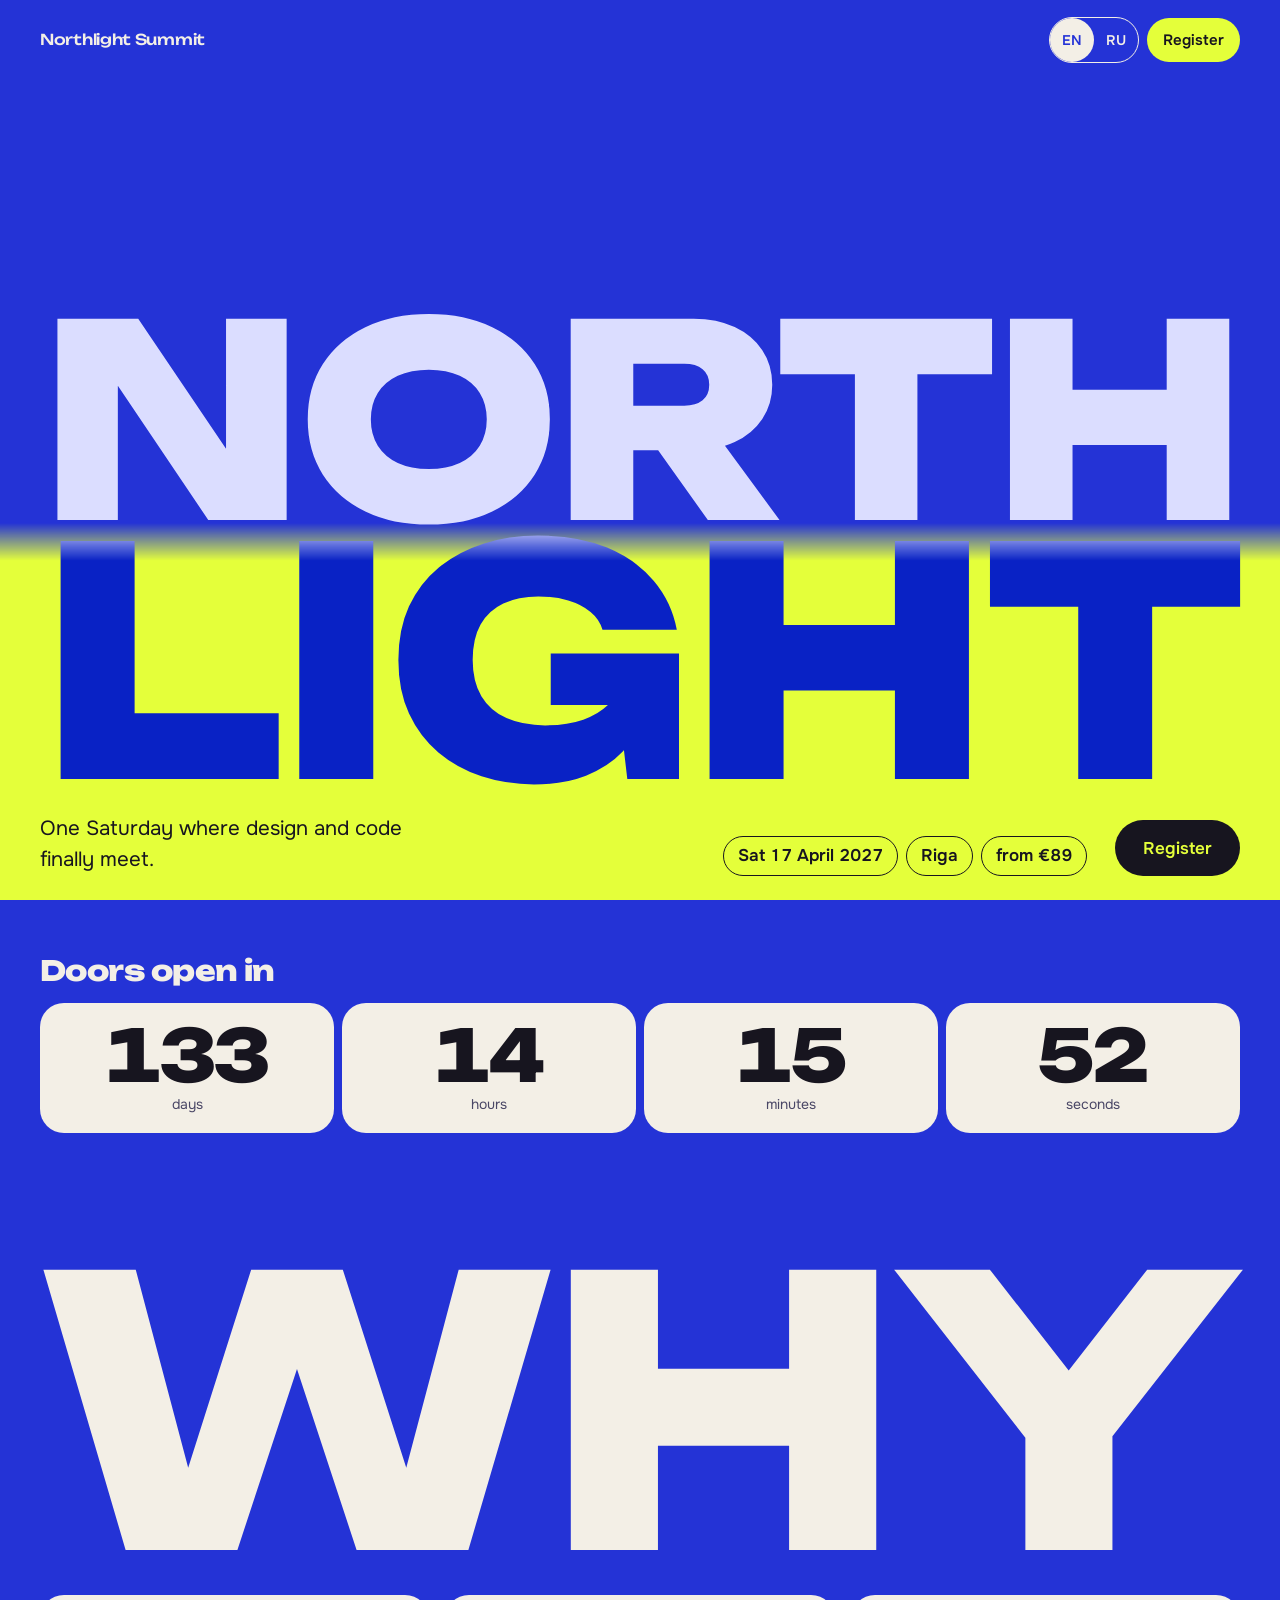
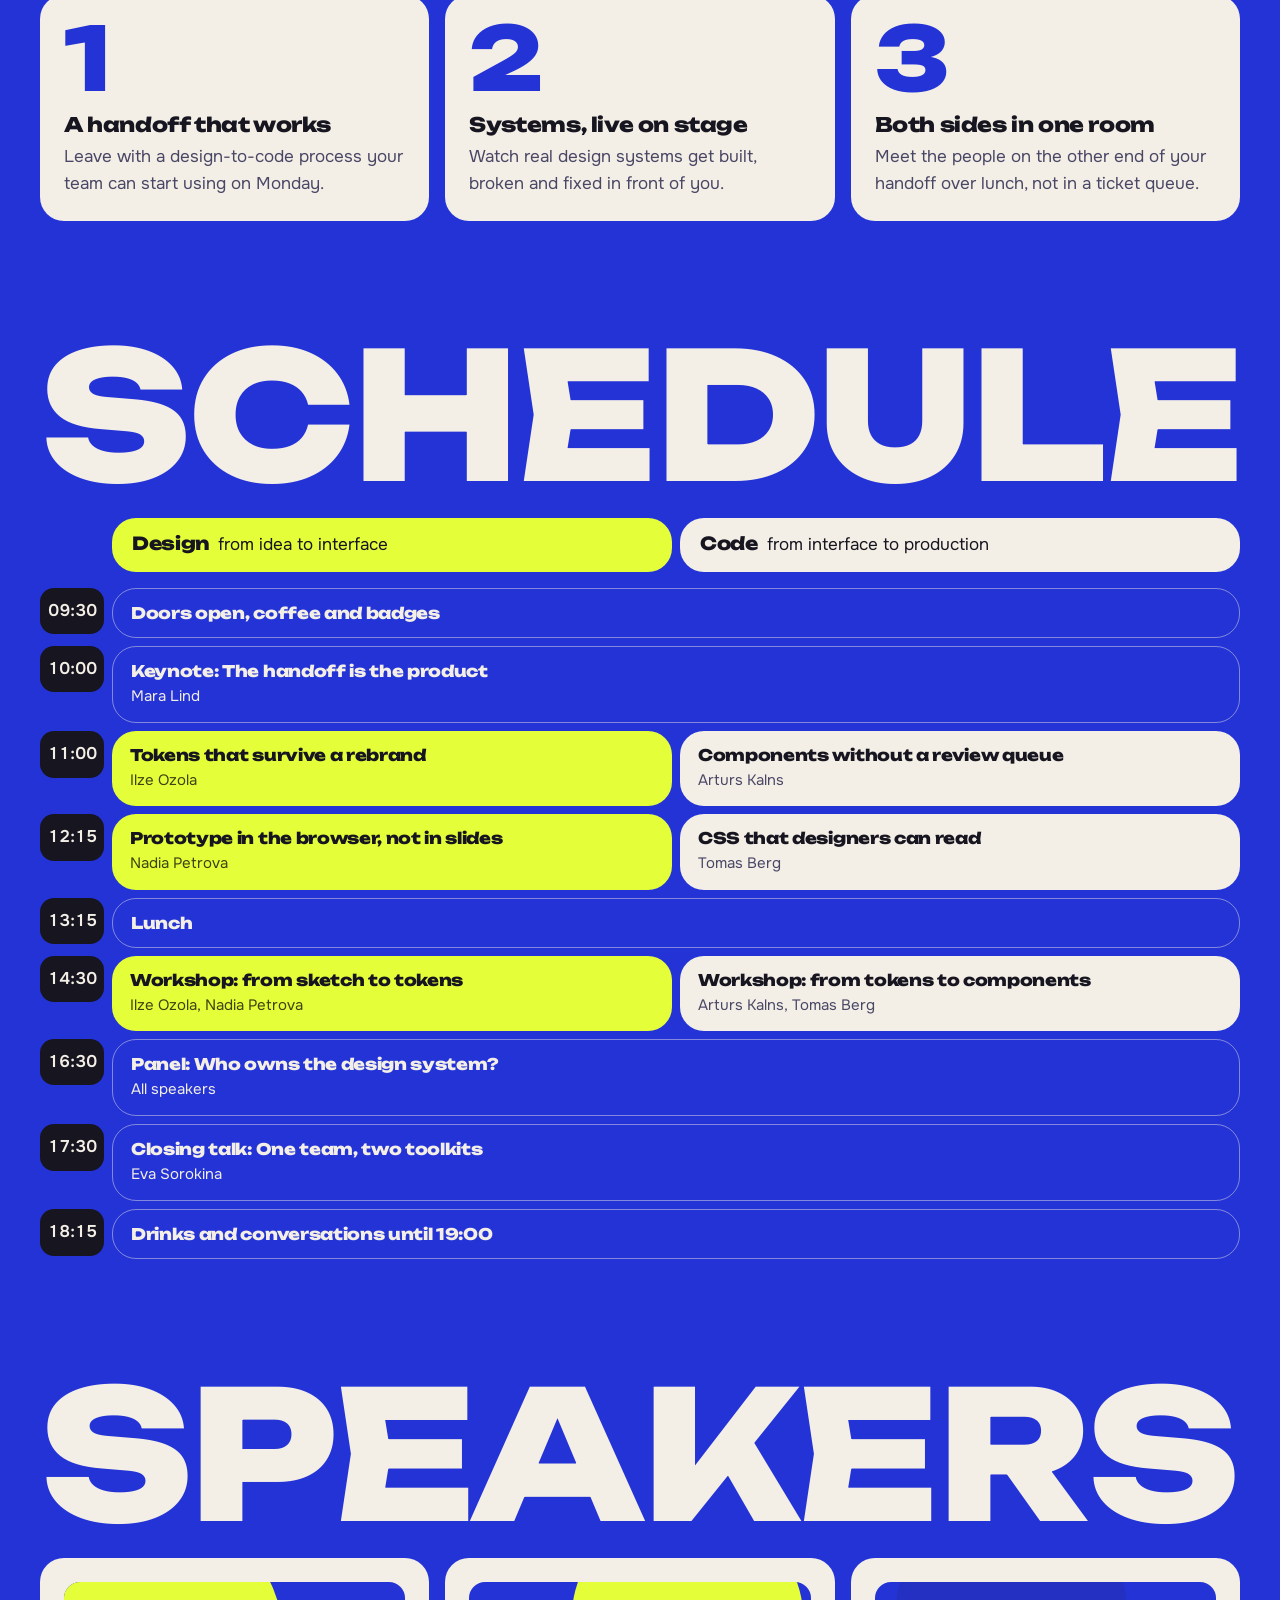
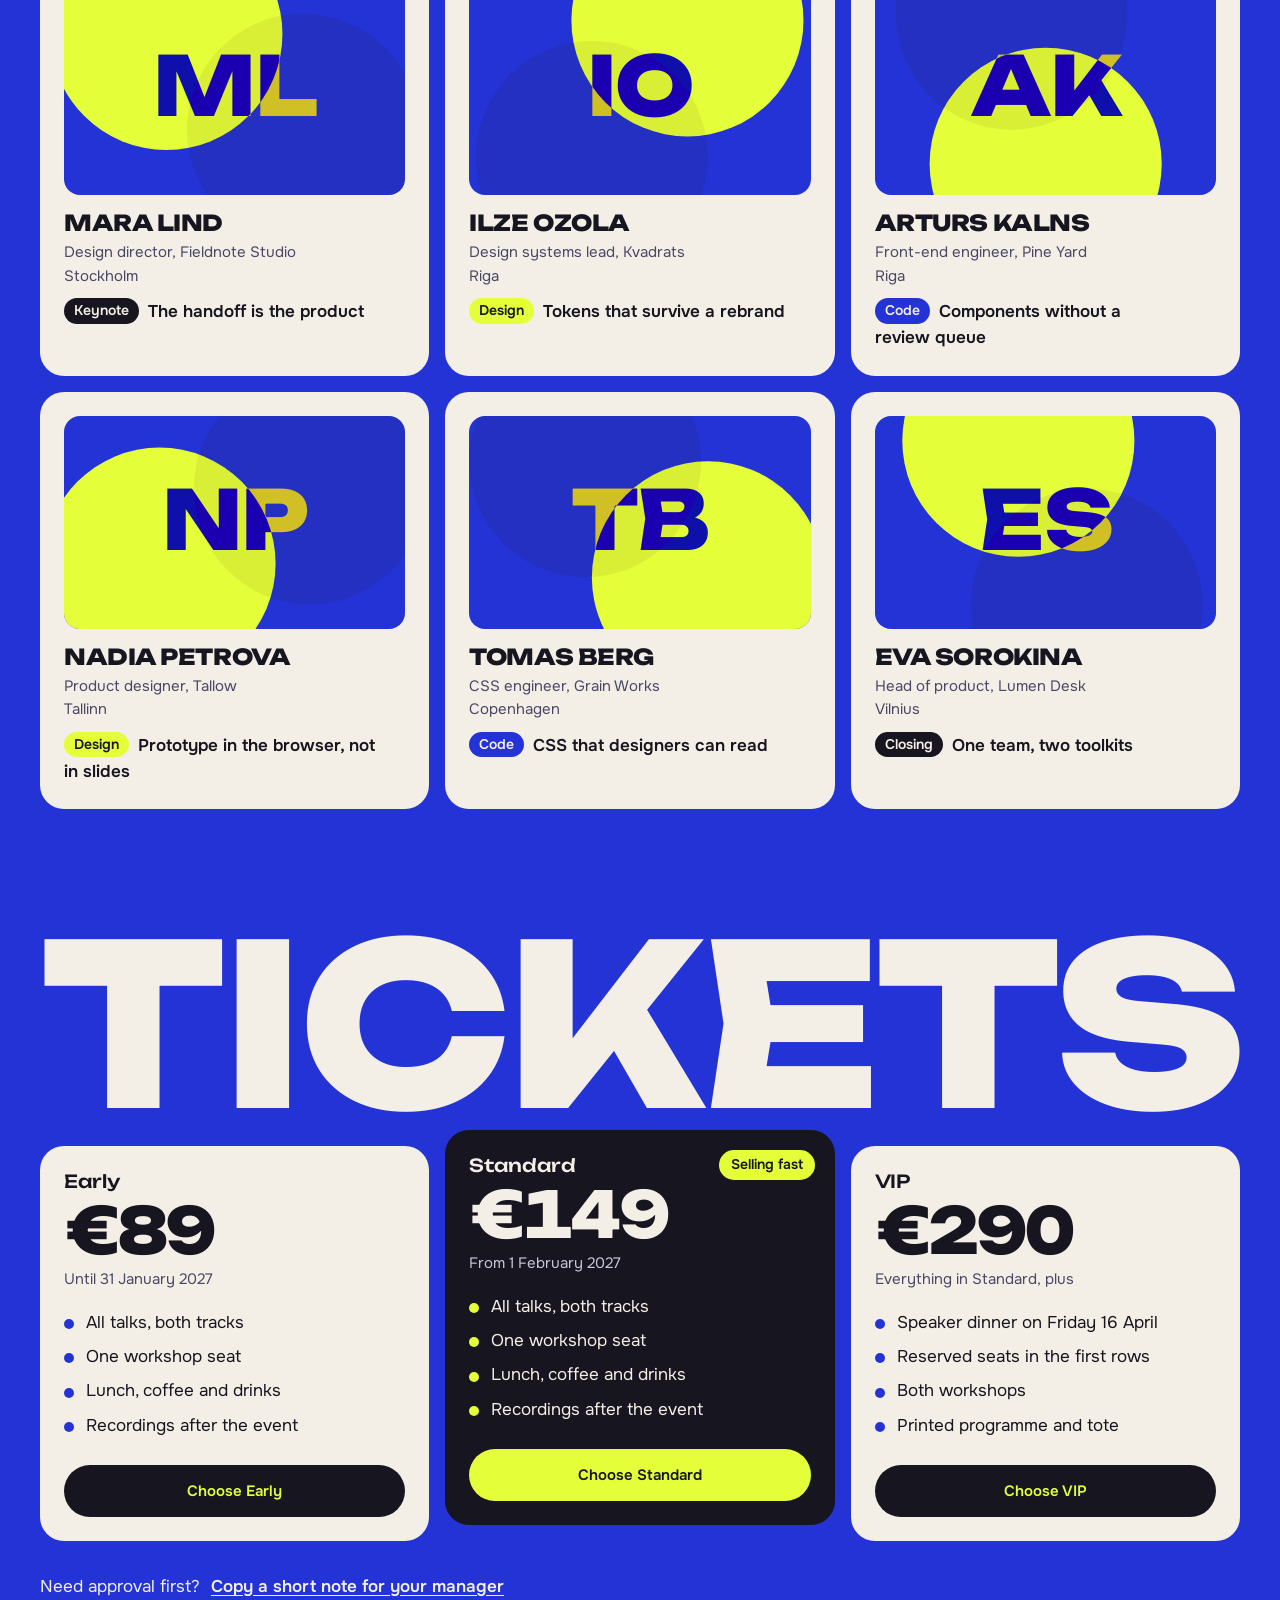
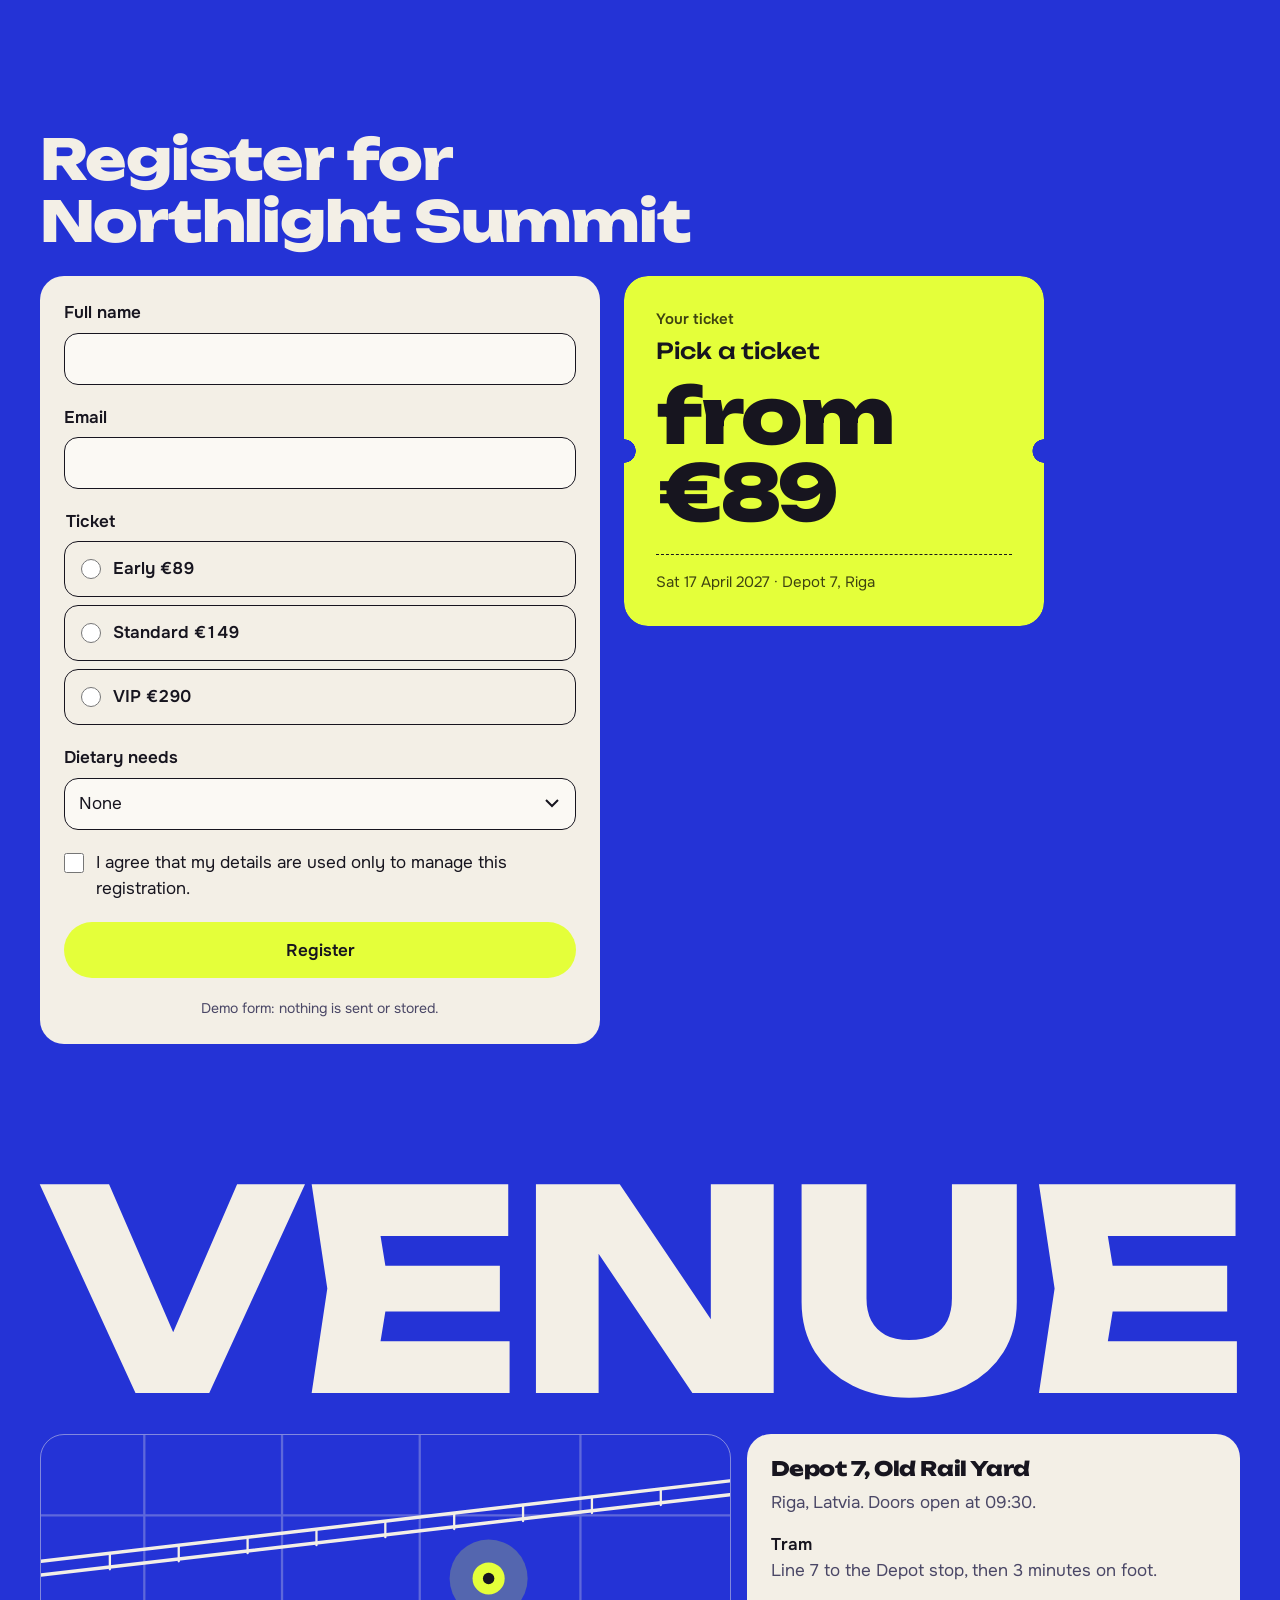
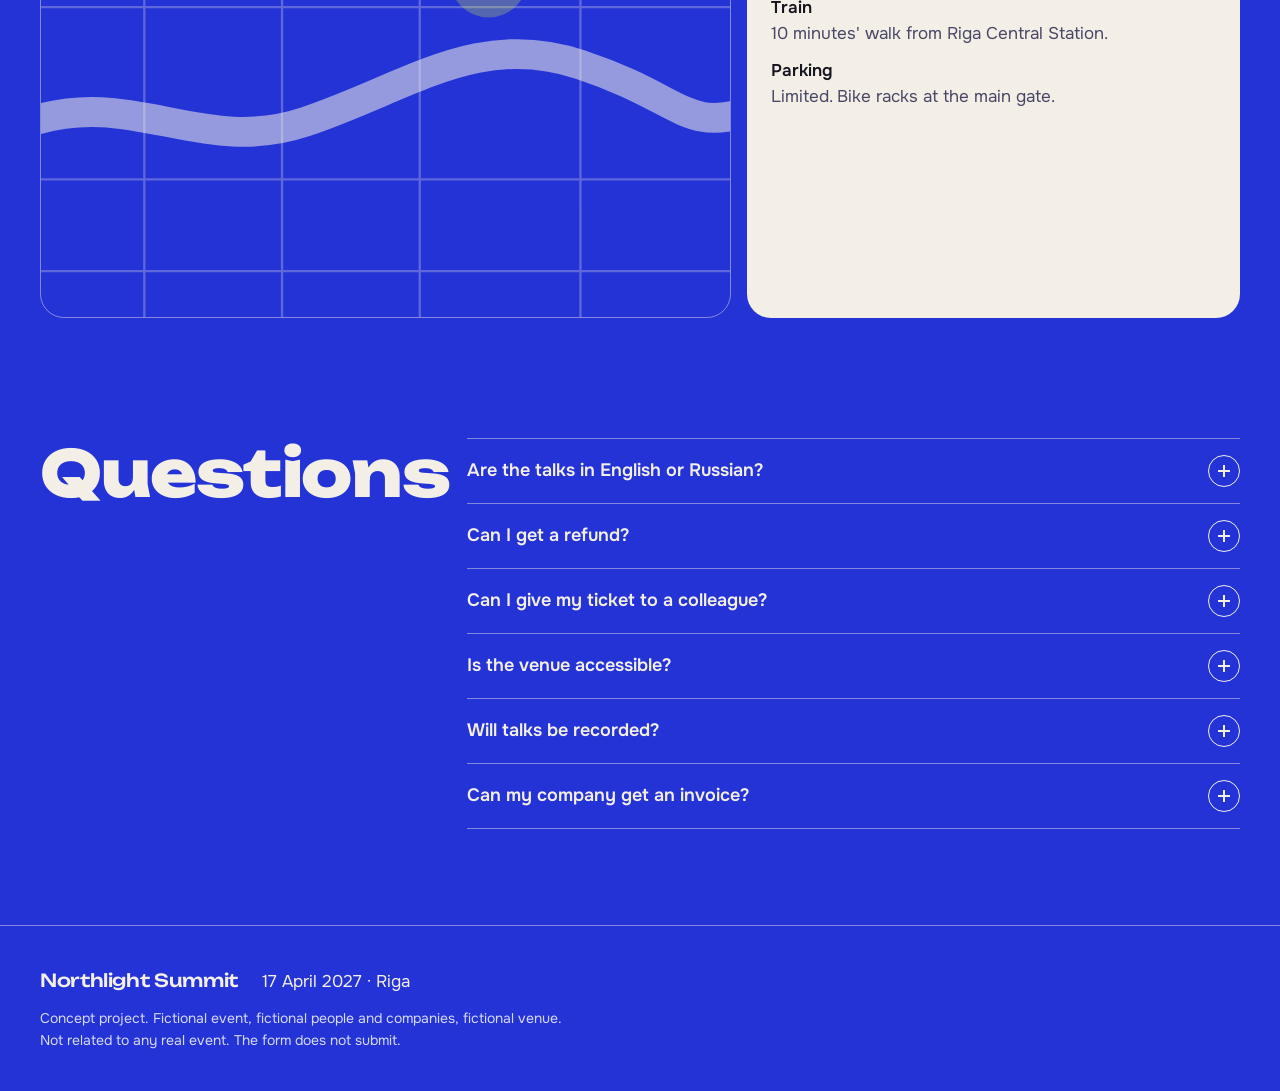
<file: index.html>
<!doctype html>
<html lang="en">
<head>
<meta charset="utf-8">
<meta name="viewport" content="width=device-width, initial-scale=1">
<title>Northlight Summit 2027 · Design + Code · Riga, 17 April</title>
<meta name="description" content="A one-day design and code conference in Riga. Two tracks, six speakers, one Saturday. Concept project.">
<meta name="theme-color" content="#2433D6">
<meta property="og:title" content="Northlight Summit 2027">
<meta property="og:description" content="One Saturday where design and code finally meet. Riga, 17 April 2027.">
<meta property="og:type" content="website">
<meta property="og:url" content="https://kylesson.github.io/northlight-summit/">
<meta property="og:image" content="https://kylesson.github.io/northlight-summit/og.jpg">
<meta property="og:image:width" content="1200">
<meta property="og:image:height" content="630">
<meta name="twitter:card" content="summary_large_image">
<link rel="canonical" href="https://kylesson.github.io/northlight-summit/">
<link rel="icon" href="favicon.svg" type="image/svg+xml">
<link rel="preload" href="fonts/unbounded-800.woff2" as="font" type="font/woff2" crossorigin>
<link rel="stylesheet" href="style.css">
</head>
<body>
<a class="skip" href="#register" data-i18n="skip">Skip to registration</a>

<header class="bar">
  <a class="mark" href="#top" aria-label="Northlight Summit, back to top">Northlight<span> Summit</span></a>
  <div class="lang" role="group" aria-label="Language">
    <button type="button" data-lang="en" aria-pressed="true">EN</button>
    <button type="button" data-lang="ru" aria-pressed="false">RU</button>
  </div>
  <a class="btn btn-acid" href="#register" data-i18n="register">Register</a>
</header>

<main id="top">
  <section class="hero" aria-labelledby="h1">
    <div class="hero-field" aria-hidden="true"></div>
    <h1 class="hero-title" id="h1"><span class="fit">NORTH</span><span class="fit">LIGHT</span><span class="sr"> Summit 2027</span></h1>
    <div class="hero-foot">
      <p class="promise" data-i18n="promise">One Saturday where design and code finally meet.</p>
      <ul class="chips">
        <li data-i18n="chipDate">Sat 17 April 2027</li>
        <li data-i18n="chipCity">Riga</li>
        <li data-i18n="chipFrom">from €89</li>
      </ul>
      <a class="btn btn-ink btn-lg" href="#register" data-i18n="register">Register</a>
    </div>
  </section>

  <section class="count" aria-labelledby="count-h">
    <h2 class="count-h" id="count-h" data-i18n="countH">Doors open in</h2>
    <div class="tiles" aria-hidden="true">
      <div class="tile"><b data-u="d">--</b><span data-u-l="d">days</span></div>
      <div class="tile"><b data-u="h">--</b><span data-u-l="h">hours</span></div>
      <div class="tile"><b data-u="m">--</b><span data-u-l="m">minutes</span></div>
      <div class="tile"><b data-u="s">--</b><span data-u-l="s">seconds</span></div>
    </div>
    <p class="sr" aria-live="polite" id="count-live"></p>
    <p class="count-end" hidden data-i18n="countEnd">This edition has ended. See you next year.</p>
  </section>

  <section class="sec" id="why" aria-labelledby="why-h">
    <h2 class="word" id="why-h"><span class="fit" data-i18n="whyW">WHY</span></h2>
    <ol class="outcomes">
      <li class="panel"><span class="num" aria-hidden="true">1</span>
        <h3 data-i18n="o1h">A handoff that works</h3>
        <p data-i18n="o1p">Leave with a design-to-code process your team can start using on Monday.</p></li>
      <li class="panel"><span class="num" aria-hidden="true">2</span>
        <h3 data-i18n="o2h">Systems, live on stage</h3>
        <p data-i18n="o2p">Watch real design systems get built, broken and fixed in front of you.</p></li>
      <li class="panel"><span class="num" aria-hidden="true">3</span>
        <h3 data-i18n="o3h">Both sides in one room</h3>
        <p data-i18n="o3p">Meet the people on the other end of your handoff over lunch, not in a ticket queue.</p></li>
    </ol>
  </section>

  <section class="sec" id="schedule" aria-labelledby="sch-h">
    <h2 class="word" id="sch-h"><span class="fit" data-i18n="schW">SCHEDULE</span></h2>
    <div class="tracks">
      <p class="track track-d"><b data-i18n="tdName">Design</b> <span data-i18n="tdLine">from idea to interface</span></p>
      <p class="track track-c"><b data-i18n="tcName">Code</b> <span data-i18n="tcLine">from interface to production</span></p>
    </div>
    <div class="tabs" role="tablist" aria-label="Track">
      <button role="tab" id="tab-all" aria-controls="slots" aria-selected="true" data-show="all" data-i18n="tabAll">All</button>
      <button role="tab" id="tab-d" aria-controls="slots" aria-selected="false" tabindex="-1" data-show="d" data-i18n="tdName">Design</button>
      <button role="tab" id="tab-c" aria-controls="slots" aria-selected="false" tabindex="-1" data-show="c" data-i18n="tcName">Code</button>
    </div>
    <div class="slots" id="slots" role="tabpanel" aria-labelledby="tab-all" data-show="all" tabindex="0">
      <div class="slot shared"><time>09:30</time><div class="talk"><h3 data-i18n="s1">Doors open, coffee and badges</h3></div></div>
      <div class="slot shared"><time>10:00</time><div class="talk"><h3 data-i18n="s2">Keynote: The handoff is the product</h3><p>Mara Lind</p></div></div>
      <div class="slot"><time>11:00</time>
        <div class="talk d"><h3 data-i18n="s3d">Tokens that survive a rebrand</h3><p data-i18n="nIlze">Ilze Ozola</p></div>
        <div class="talk c"><h3 data-i18n="s3c">Components without a review queue</h3><p data-i18n="nArturs">Arturs Kalns</p></div></div>
      <div class="slot"><time>12:15</time>
        <div class="talk d"><h3 data-i18n="s4d">Prototype in the browser, not in slides</h3><p data-i18n="nNadia">Nadia Petrova</p></div>
        <div class="talk c"><h3 data-i18n="s4c">CSS that designers can read</h3><p data-i18n="nTomas">Tomas Berg</p></div></div>
      <div class="slot shared"><time>13:15</time><div class="talk"><h3 data-i18n="s5">Lunch</h3></div></div>
      <div class="slot"><time>14:30</time>
        <div class="talk d"><h3 data-i18n="s6d">Workshop: from sketch to tokens</h3><p data-i18n="nIlzeNadia">Ilze Ozola, Nadia Petrova</p></div>
        <div class="talk c"><h3 data-i18n="s6c">Workshop: from tokens to components</h3><p data-i18n="nArtursTomas">Arturs Kalns, Tomas Berg</p></div></div>
      <div class="slot shared"><time>16:30</time><div class="talk"><h3 data-i18n="s7">Panel: Who owns the design system?</h3><p data-i18n="sAll">All speakers</p></div></div>
      <div class="slot shared"><time>17:30</time><div class="talk"><h3 data-i18n="s8">Closing talk: One team, two toolkits</h3><p data-i18n="nEva">Eva Sorokina</p></div></div>
      <div class="slot shared"><time>18:15</time><div class="talk"><h3 data-i18n="s9">Drinks and conversations until 19:00</h3></div></div>
    </div>
  </section>

  <section class="sec" id="speakers" aria-labelledby="spk-h">
    <h2 class="word" id="spk-h"><span class="fit" data-i18n="spkW">SPEAKERS</span></h2>
    <ul class="speakers">
      <li class="panel spk"><span class="av" data-av="ML 0"></span><h3>Mara Lind</h3><p class="role" data-i18n="r1">Design director, Fieldnote Studio<br>Stockholm</p><p class="spk-talk"><span class="chip-both" data-i18n="both">Keynote</span> <span data-i18n="s2t">The handoff is the product</span></p></li>
      <li class="panel spk"><span class="av" data-av="IO 1"></span><h3 data-i18n="nIlze">Ilze Ozola</h3><p class="role" data-i18n="r2">Design systems lead, Kvadrats<br>Riga</p><p class="spk-talk"><span class="chip-d" data-i18n="tdName">Design</span> <span data-i18n="s3d">Tokens that survive a rebrand</span></p></li>
      <li class="panel spk"><span class="av" data-av="AK 2"></span><h3 data-i18n="nArturs">Arturs Kalns</h3><p class="role" data-i18n="r3">Front-end engineer, Pine Yard<br>Riga</p><p class="spk-talk"><span class="chip-c" data-i18n="tcName">Code</span> <span data-i18n="s3c">Components without a review queue</span></p></li>
      <li class="panel spk"><span class="av" data-av="NP 3"></span><h3 data-i18n="nNadia">Nadia Petrova</h3><p class="role" data-i18n="r4">Product designer, Tallow<br>Tallinn</p><p class="spk-talk"><span class="chip-d" data-i18n="tdName">Design</span> <span data-i18n="s4d">Prototype in the browser, not in slides</span></p></li>
      <li class="panel spk"><span class="av" data-av="TB 4"></span><h3 data-i18n="nTomas">Tomas Berg</h3><p class="role" data-i18n="r5">CSS engineer, Grain Works<br>Copenhagen</p><p class="spk-talk"><span class="chip-c" data-i18n="tcName">Code</span> <span data-i18n="s4c">CSS that designers can read</span></p></li>
      <li class="panel spk"><span class="av" data-av="ES 5"></span><h3 data-i18n="nEva">Eva Sorokina</h3><p class="role" data-i18n="r6">Head of product, Lumen Desk<br>Vilnius</p><p class="spk-talk"><span class="chip-both" data-i18n="closing">Closing</span> <span data-i18n="s8t">One team, two toolkits</span></p></li>
    </ul>
  </section>

  <section class="sec" id="tickets" aria-labelledby="tix-h">
    <h2 class="word" id="tix-h"><span class="fit" data-i18n="tixW">TICKETS</span></h2>
    <div class="tickets">
      <article class="panel tix">
        <h3 data-i18n="tEarly">Early</h3>
        <p class="price">€89</p>
        <p class="tix-note" data-i18n="tEarlyNote">Until 31 January 2027</p>
        <ul data-i18n="tEarlyList"><li>All talks, both tracks</li><li>One workshop seat</li><li>Lunch, coffee and drinks</li><li>Recordings after the event</li></ul>
        <button class="btn btn-ink" type="button" data-tier="early" data-i18n="cEarly">Choose Early</button>
      </article>
      <article class="panel tix tix-hot">
        <span class="hot" data-i18n="hot">Selling fast</span>
        <h3 data-i18n="tStd">Standard</h3>
        <p class="price">€149</p>
        <p class="tix-note" data-i18n="tStdNote">From 1 February 2027</p>
        <ul data-i18n="tStdList"><li>All talks, both tracks</li><li>One workshop seat</li><li>Lunch, coffee and drinks</li><li>Recordings after the event</li></ul>
        <button class="btn btn-acid" type="button" data-tier="standard" data-i18n="cStd">Choose Standard</button>
      </article>
      <article class="panel tix">
        <h3>VIP</h3>
        <p class="price">€290</p>
        <p class="tix-note" data-i18n="tVipNote">Everything in Standard, plus</p>
        <ul data-i18n="tVipList"><li>Speaker dinner on Friday 16 April</li><li>Reserved seats in the first rows</li><li>Both workshops</li><li>Printed programme and tote</li></ul>
        <button class="btn btn-ink" type="button" data-tier="vip" data-i18n="cVip">Choose VIP</button>
      </article>
    </div>
    <p class="boss"><span data-i18n="boss">Need approval first?</span> <button type="button" class="link" id="copy-note" data-i18n="bossBtn">Copy a short note for your manager</button> <span class="copied" role="status" id="copied"></span></p>
  </section>

  <section class="sec form-sec" id="register" aria-labelledby="reg-h">
    <h2 class="reg-h" id="reg-h" data-i18n="regH">Register for Northlight Summit</h2>
    <div class="reg">
      <form class="panel form" id="form" novalidate>
        <div class="field">
          <label for="f-name" data-i18n="fName">Full name</label>
          <input id="f-name" name="name" autocomplete="name" required aria-describedby="e-name">
          <p class="err" id="e-name"></p>
        </div>
        <div class="field">
          <label for="f-email" data-i18n="fEmail">Email</label>
          <input id="f-email" name="email" type="email" autocomplete="email" inputmode="email" required aria-describedby="e-email">
          <p class="err" id="e-email"></p>
        </div>
        <fieldset class="field" aria-describedby="e-tier">
          <legend data-i18n="fTier">Ticket</legend>
          <div class="radios">
            <label class="radio"><input type="radio" name="tier" value="early"><span><b data-i18n="tEarly">Early</b> €89</span></label>
            <label class="radio"><input type="radio" name="tier" value="standard"><span><b data-i18n="tStd">Standard</b> €149</span></label>
            <label class="radio"><input type="radio" name="tier" value="vip"><span><b>VIP</b> €290</span></label>
          </div>
          <p class="err" id="e-tier"></p>
        </fieldset>
        <div class="field">
          <label for="f-diet" data-i18n="fDiet">Dietary needs</label>
          <select id="f-diet" name="diet">
            <option value="none" data-i18n="dNone">None</option>
            <option value="vegetarian" data-i18n="dVeg">Vegetarian</option>
            <option value="vegan" data-i18n="dVegan">Vegan</option>
            <option value="gluten" data-i18n="dGluten">Gluten-free</option>
            <option value="other" data-i18n="dOther">Other</option>
          </select>
        </div>
        <div class="field" id="other-wrap" hidden>
          <label for="f-other" data-i18n="fOther">Tell us what you need</label>
          <input id="f-other" name="other" aria-describedby="e-other">
          <p class="err" id="e-other"></p>
        </div>
        <div class="field">
          <label class="check"><input type="checkbox" id="f-consent" name="consent" aria-describedby="e-consent"><span data-i18n="fConsent">I agree that my details are used only to manage this registration.</span></label>
          <p class="err" id="e-consent"></p>
        </div>
        <button class="btn btn-acid btn-lg" type="submit" data-i18n="register">Register</button>
        <p class="demo" data-i18n="demo">Demo form: nothing is sent or stored.</p>
      </form>
      <div class="panel done" id="done" hidden tabindex="-1">
        <h3 data-i18n="doneH">You're on the list</h3>
        <p id="done-text"></p>
        <p class="ref"><span data-i18n="doneRef">Reference</span> <b id="done-ref"></b></p>
        <p class="demo" data-i18n="doneDemo">Demo: nothing was sent.</p>
      </div>
      <aside class="summary" aria-live="polite">
        <p data-i18n="sumH">Your ticket</p>
        <p class="sum-tier" id="sum-tier" data-i18n="sumNone">Pick a ticket</p>
        <p class="sum-price" id="sum-price">from €89</p>
        <p class="sum-meta" data-i18n="sumMeta">Sat 17 April 2027 · Depot 7, Riga</p>
      </aside>
    </div>
  </section>

  <section class="sec" id="venue" aria-labelledby="ven-h">
    <h2 class="word" id="ven-h"><span class="fit" data-i18n="venW">VENUE</span></h2>
    <div class="venue">
      <svg class="map" viewBox="0 0 600 420" aria-hidden="true" fill="none" stroke-linecap="round">
        <g stroke="#F3EFE6" stroke-opacity=".28" stroke-width="2">
          <path d="M0 70h600M0 150h600M0 300h600M0 380h600M90 0v420M210 0v420M330 0v420M470 0v420"/>
        </g>
        <path d="M-10 250C80 220 140 280 230 250S380 170 470 200 560 260 620 240" stroke="#F3EFE6" stroke-opacity=".55" stroke-width="26"/>
        <g stroke="#F3EFE6" stroke-width="3"><path d="M0 110L600 40"/><path d="M0 122L600 52" /></g>
        <g stroke="#F3EFE6" stroke-width="2"><path d="M60 117v-14M120 110v-14M180 103v-14M240 96v-14M300 89v-14M360 82v-14M420 75v-14M480 68v-14M540 61v-14"/></g>
        <circle cx="390" cy="125" r="34" fill="#E4FF3A" fill-opacity=".25"/>
        <circle cx="390" cy="125" r="14" fill="#E4FF3A"/>
        <circle cx="390" cy="125" r="5" fill="#17151F"/>
      </svg>
      <div class="panel venue-info">
        <h3 data-i18n="vName">Depot 7, Old Rail Yard</h3>
        <p data-i18n="vAddr">Riga, Latvia. Doors open at 09:30.</p>
        <ul>
          <li><b data-i18n="vTramH">Tram</b> <span data-i18n="vTram">Line 7 to the Depot stop, then 3 minutes on foot.</span></li>
          <li><b data-i18n="vRailH">Train</b> <span data-i18n="vRail">10 minutes' walk from Riga Central Station.</span></li>
          <li><b data-i18n="vParkH">Parking</b> <span data-i18n="vPark">Limited. Bike racks at the main gate.</span></li>
        </ul>
      </div>
    </div>
  </section>

  <section class="sec faq-sec" id="faq" aria-labelledby="faq-h">
    <h2 class="faq-h" id="faq-h" data-i18n="faqH">Questions</h2>
    <div class="faq">
      <details><summary data-i18n="q1">Are the talks in English or Russian?</summary><p data-i18n="a1">All talks are in English. Slides and the programme are in English and Russian, and speakers take questions in both.</p></details>
      <details><summary data-i18n="q2">Can I get a refund?</summary><p data-i18n="a2">Yes, a full refund until 17 March 2027. After that you can transfer your ticket instead.</p></details>
      <details><summary data-i18n="q3">Can I give my ticket to a colleague?</summary><p data-i18n="a3">Yes. Send us their name and email up to the day before the event, free of charge.</p></details>
      <details><summary data-i18n="q4">Is the venue accessible?</summary><p data-i18n="a4">The hall is on one level with step-free entry, accessible toilets and a quiet room. Tell us in the form if you need anything else.</p></details>
      <details><summary data-i18n="q5">Will talks be recorded?</summary><p data-i18n="a5">Yes. Every ticket includes the recordings, sent by email about two weeks after the event. Workshops are not recorded.</p></details>
      <details><summary data-i18n="q6">Can my company get an invoice?</summary><p data-i18n="a6">Yes. Add your company details after registering and we send a VAT invoice within two working days.</p></details>
    </div>
  </section>
</main>

<footer class="foot">
  <p class="mark">Northlight Summit</p>
  <p data-i18n="fDate">17 April 2027 · Riga</p>
  <p class="disc" data-i18n="disc">Concept project. Fictional event, fictional people and companies, fictional venue. Not related to any real event. The form does not submit.</p>
</footer>

<a class="dock btn btn-acid" href="#register" id="dock"><span data-i18n="register">Register</span> · <span data-i18n="chipFrom">from €89</span></a>

<script src="main.js" defer></script>
</body>
</html>
</file>
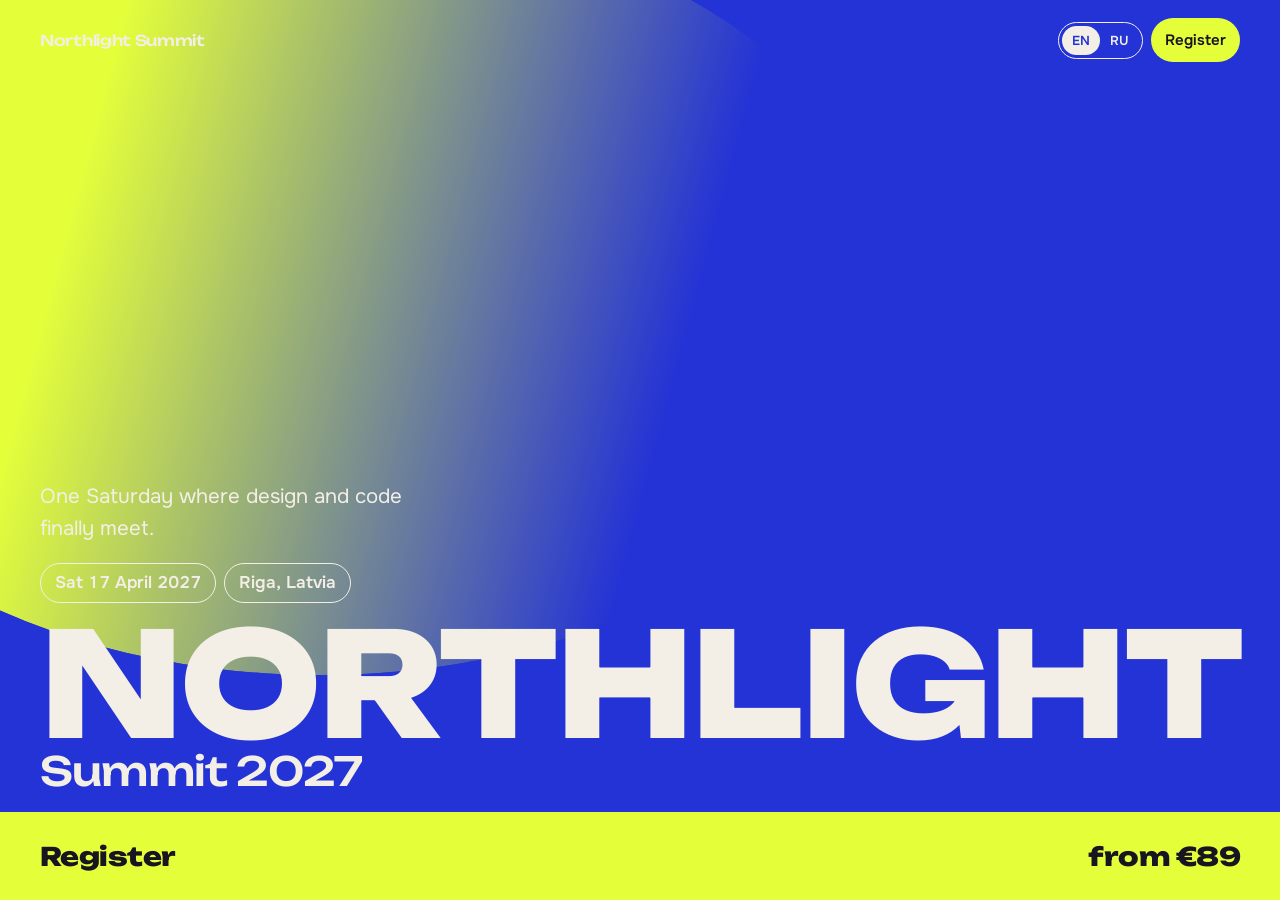
<file: _preview/hero.html>
<!doctype html>
<html lang="en">
<head>
<meta charset="utf-8">
<meta name="viewport" content="width=device-width, initial-scale=1">
<title>Hero option</title>
<link rel="preconnect" href="https://fonts.googleapis.com">
<link href="https://fonts.googleapis.com/css2?family=Onest:wght@400;600&family=Unbounded:wght@500;800&display=swap" rel="stylesheet">
<style>
:root{--field:#2433D6;--paper:#F3EFE6;--ink:#17151F;--acid:#E4FF3A;--muted:#4A4766}
*{box-sizing:border-box;margin:0}
body{background:var(--field);color:var(--paper);font:17px/1.55 Onest,sans-serif;overflow:hidden}
.hero{position:relative;min-height:100vh;display:flex;flex-direction:column;padding:0 16px;isolation:isolate;overflow:hidden}
.bar{display:flex;align-items:center;gap:8px;height:64px;font-weight:600}
.mark{font:500 clamp(12px,3.4vw,15px) Unbounded;white-space:nowrap;letter-spacing:-.02em;margin-right:auto}
.lang{display:flex;border:1.5px solid var(--paper);border-radius:999px;padding:3px}
.lang b{font:600 13px Onest;padding:6px 10px;border-radius:999px}
.lang b:first-child{background:var(--paper);color:var(--field)}
.btn{display:inline-flex;align-items:center;justify-content:center;background:var(--acid);color:var(--ink);font:600 15px Onest;border-radius:999px;padding:0 14px;height:44px;text-decoration:none}
.fit{font-family:Unbounded;font-weight:800;line-height:.86;letter-spacing:-.02em;white-space:nowrap;display:block;width:max-content}
.sub{font:500 clamp(18px,3.2vw,40px) Unbounded;letter-spacing:-.02em}
.promise{font-size:clamp(17px,1.6vw,22px);max-width:30ch}
.meta{display:flex;flex-wrap:wrap;gap:8px}
.meta span{border:1.5px solid currentColor;border-radius:999px;padding:6px 14px;font-weight:600;font-variant-numeric:tabular-nums}
@media (min-width:768px){.hero{padding:0 40px}.bar{height:80px}}

/* A: crossfade shape, title on the floor, full-width CTA bar */
.a .shape{position:absolute;inset:-10% 30% 25% -20%;background:var(--acid);border-radius:50%;z-index:-1;
  -webkit-mask:linear-gradient(105deg,#000 30%,transparent 78%);mask:linear-gradient(105deg,#000 30%,transparent 78%)}
.a .body{margin-top:auto;display:grid;gap:18px;padding-bottom:16px}
.a .promise{color:var(--paper)}
.a .cta{display:flex;justify-content:space-between;align-items:center;background:var(--acid);color:var(--ink);
  margin:0 -16px;padding:0 16px;height:64px;font:800 clamp(17px,2vw,26px) Unbounded;text-decoration:none;letter-spacing:-.02em}
@media (min-width:768px){.a .cta{margin:0 -40px;padding:0 40px;height:88px}}

/* B: title on top, yellow disc bottom-right, info grid */
.b .fit{margin-top:24px}
.b .shape{position:absolute;width:min(90vw,880px);aspect-ratio:1;right:-22%;bottom:-38%;border-radius:50%;z-index:-1;
  background:radial-gradient(circle at 35% 35%,var(--acid) 0 45%,color-mix(in oklab,var(--acid) 40%,var(--field)) 62%,transparent 71%)}
.b .grid{margin-top:auto;display:grid;gap:16px;padding-bottom:24px}
.b .row{display:grid;grid-template-columns:repeat(3,auto);gap:16px 28px;justify-content:start}
.b .row div{font:500 clamp(15px,1.5vw,20px) Unbounded;letter-spacing:-.02em}
.b .row small{display:block;font:400 13px Onest;opacity:.85}
.b .btn{height:56px;font-size:17px;padding:0 28px;justify-self:start}

/* C: two-line title, yellow half-field, text flips colour where it crosses (difference blend) */
.c .shape{position:absolute;left:0;right:0;bottom:0;height:46%;background:var(--acid);z-index:-1;
  -webkit-mask:linear-gradient(180deg,transparent,#000 10%);mask:linear-gradient(180deg,transparent,#000 10%)}
.c .title{margin-top:auto;mix-blend-mode:difference;color:#DBDDFF}
.c .title .fit{line-height:.82}
.c .foot{display:grid;gap:14px;padding:22px 0 24px;color:var(--ink)}
.c .meta span{border-color:var(--ink)}
.c .btn{background:var(--ink);color:var(--acid);height:56px;font-size:17px;padding:0 28px;justify-self:start}
@media (min-width:768px){.c .foot{grid-template-columns:1fr auto auto;align-items:end;gap:28px}}
</style>
</head>
<body>
<section class="hero" id="h">
  <header class="bar"><span class="mark">Northlight Summit</span><span class="lang"><b>EN</b><b>RU</b></span><a class="btn" href="#">Register</a></header>
</section>
<script>
const v=new URLSearchParams(location.search).get('v')||'a';
const h=document.getElementById('h');h.classList.add(v);
const T={
a:`<div class="shape"></div><div class="body">
  <p class="promise">One Saturday where design and code finally meet.</p>
  <div class="meta"><span>Sat 17 April 2027</span><span>Riga, Latvia</span></div>
  <div><span class="fit">NORTHLIGHT</span><span class="sub">Summit 2027</span></div></div>
  <a class="cta" href="#"><span>Register</span><span>from €89</span></a>`,
b:`<div class="shape"></div><span class="fit">NORTHLIGHT</span><span class="sub">Design + Code Summit</span>
  <div class="grid"><p class="promise">One Saturday where design and code finally meet.</p>
  <div class="row"><div>17.04.27<small>Saturday, 09:30</small></div><div>Riga<small>Depot 7, Old Rail Yard</small></div><div>€89<small>tickets from</small></div></div>
  <a class="btn" href="#">Register</a></div>`,
c:`<div class="shape"></div><div class="title"><span class="fit">NORTH</span><span class="fit">LIGHT</span></div>
  <div class="foot"><p class="promise">One Saturday where design and code finally meet.</p>
  <div class="meta"><span>Sat 17 April 2027</span><span>Riga</span><span>from €89</span></div>
  <a class="btn" href="#">Register</a></div>`};
h.insertAdjacentHTML('beforeend',T[v]);
// fit each .fit to the hero's inner width
function fit(){const w=h.clientWidth-parseFloat(getComputedStyle(h).paddingLeft)*2;
  h.querySelectorAll('.fit').forEach(e=>{e.style.fontSize='100px';e.style.fontSize=100*w/e.scrollWidth+'px'})}
document.fonts.ready.then(fit);addEventListener('resize',fit);
</script>
</body>
</html>
</file>
<file: style.css>
@font-face{font-family:Unbounded;font-weight:500;font-display:swap;src:url(fonts/unbounded-500.woff2) format("woff2")}
@font-face{font-family:Unbounded;font-weight:800;font-display:swap;src:url(fonts/unbounded-800.woff2) format("woff2")}
@font-face{font-family:Onest;font-weight:400;font-display:swap;src:url(fonts/onest-400.woff2) format("woff2")}
@font-face{font-family:Onest;font-weight:600;font-display:swap;src:url(fonts/onest-600.woff2) format("woff2")}

:root{
  --field:#2433D6;--paper:#F3EFE6;--ink:#17151F;--acid:#E4FF3A;--muted:#4A4766;
  --title:#DBDDFF;--err:#B3261E;--acid-ink:#3E4310;--paper-hi:#FBF9F4;
  --acid-hi:#F0FF8A;--ink-hi:#2C2940;--ink-soft:#C9C5DB;--field-soft:#D6D9F7;
  --r:24px;--r-sm:14px;--pill:999px;--gut:16px;--bar:64px;
  --ease:cubic-bezier(.16,1,.3,1);
  --display:Unbounded,"Arial Black",sans-serif;--text:Onest,system-ui,sans-serif;
}
*,*::before,*::after{box-sizing:border-box}
*{margin:0}
[hidden]{display:none!important}
html{color:var(--paper);scroll-behavior:smooth;scroll-padding-top:calc(var(--bar) + 16px);accent-color:var(--acid);scrollbar-color:var(--acid) var(--field)}
body{background:var(--field);color:var(--paper);font:400 17px/1.55 var(--text);-webkit-font-smoothing:antialiased;text-rendering:optimizeLegibility}
::selection{background:var(--acid);color:var(--ink)}
:focus-visible{outline:3px solid var(--acid);outline-offset:3px;border-radius:6px}
.panel :focus-visible,.hero-foot :focus-visible{outline-color:var(--field)}
h1,h2,h3{font-family:var(--display);font-weight:800;letter-spacing:-.02em;line-height:1.1;text-wrap:balance}
h3{font-size:20px}
p{text-wrap:pretty}
ul,ol{padding:0;list-style:none}
a{color:inherit}
button{font:inherit;color:inherit;background:none;border:0;cursor:pointer}
.sr{position:absolute;width:1px;height:1px;overflow:hidden;clip-path:inset(50%);white-space:nowrap}
.skip{position:absolute;left:16px;top:-100px;z-index:20;background:var(--acid);color:var(--ink);padding:12px 16px;border-radius:var(--pill)}
.skip:focus{top:8px}
.fit{display:block;width:max-content;font-family:var(--display);font-weight:800;line-height:.84;letter-spacing:-.02em;white-space:nowrap}

/* buttons */
.btn{display:inline-flex;align-items:center;justify-content:center;gap:.4em;min-height:44px;padding:0 16px;border-radius:var(--pill);
  font:600 15px var(--text);text-decoration:none;white-space:nowrap;transition:transform .15s var(--ease),background-color .2s}
.btn:active{transform:scale(.97)}
.btn-acid{background:var(--acid);color:var(--ink)}
.btn-ink{background:var(--ink);color:var(--acid)}
.btn-lg{min-height:56px;padding:0 28px;font-size:17px}
@media (hover:hover){.btn-acid:hover{background:var(--acid-hi)}.btn-ink:hover{background:var(--ink-hi)}}

/* top bar */
.bar{position:sticky;top:0;z-index:10;display:flex;align-items:center;gap:8px;height:var(--bar);padding:0 var(--gut);background:var(--field)}
.mark{font:500 15px var(--display);letter-spacing:-.02em;text-decoration:none;margin-right:auto;white-space:nowrap;padding:12px 0;line-height:20px}
.lang{display:flex;border:1.5px solid var(--paper);border-radius:var(--pill);padding:0}
.lang button{min-width:44px;min-height:44px;border-radius:var(--pill);font:600 14px var(--text)}
.lang [aria-pressed=true]{background:var(--paper);color:var(--field)}
@media (max-width:419px){.mark span{display:none}}

/* hero */
.hero{position:relative;isolation:isolate;overflow:hidden;min-height:clamp(560px,100svh - var(--bar),680px);display:flex;flex-direction:column;padding:0 var(--gut)}
.hero-field{position:absolute;inset:auto 0 0;height:46%;background:var(--acid);z-index:-1;
  -webkit-mask:linear-gradient(180deg,transparent,#000 10%);mask:linear-gradient(180deg,transparent,#000 10%)}
.hero-title{margin-top:auto;line-height:.82;mix-blend-mode:difference;color:var(--title);font-size:inherit}
.hero-title .fit{line-height:.82}
.hero-foot{display:grid;gap:14px;padding:22px 0 24px;color:var(--ink)}
.promise{font-size:clamp(17px,1.6vw,22px);max-width:30ch}
.chips{display:flex;flex-wrap:wrap;gap:8px}
.chips li{border:1.5px solid var(--ink);border-radius:var(--pill);padding:6px 14px;font-weight:600;font-variant-numeric:tabular-nums}
.hero-foot .btn{justify-self:start}

/* the page's one authored moment: field rises, title wipes in */
@media (prefers-reduced-motion:no-preference){
  .hero-field{animation:rise 1.1s var(--ease) both}
  .hero-title .fit{animation:wipe .9s var(--ease) both}
  .hero-title .fit+.fit{animation-delay:.12s}
  .hero-foot{animation:fade .6s .5s var(--ease) both}
}
@keyframes rise{from{transform:translateY(100%)}}
@keyframes wipe{from{clip-path:inset(0 100% 0 0)}to{clip-path:inset(0 0 0 0)}}
@keyframes fade{from{opacity:0;filter:blur(6px)}}

/* sections */
.sec{padding:72px var(--gut) 0}
.word{margin-bottom:28px;color:var(--paper)}
.panel{background:var(--paper);color:var(--ink);border-radius:var(--r);padding:24px}
.panel p{color:var(--muted)}

/* countdown */
.count{padding:56px var(--gut) 0}
.count-h{font-size:clamp(20px,2.4vw,28px);margin-bottom:16px}
.tiles{display:grid;grid-template-columns:repeat(4,1fr);gap:8px}
.tile{background:var(--paper);color:var(--ink);border-radius:var(--r);padding:16px 8px;text-align:center}
.tile b{display:block;font:800 clamp(28px,7vw,72px)/1 var(--display);font-variant-numeric:tabular-nums;letter-spacing:-.02em}
.tile span{font-size:14px;color:var(--muted)}
.count-end{font:500 20px var(--display)}

/* why */
.outcomes{display:grid;gap:16px}
.outcomes .panel{display:grid;gap:8px;align-content:start}
.num{font:800 88px/.9 var(--display);letter-spacing:-.04em;color:var(--field);margin-bottom:8px}

/* schedule */
.tracks{display:grid;gap:8px;margin-bottom:16px}
.track{border-radius:var(--r);padding:14px 20px;color:var(--ink)}
.track b{font:800 18px var(--display);letter-spacing:-.02em;margin-right:4px}
.track-d{background:var(--acid)}
.track-c{background:var(--paper)}
.tabs{display:flex;gap:4px;padding:4px;border:1.5px solid var(--paper);border-radius:var(--pill);margin-bottom:16px}
.tabs button{flex:1;min-height:44px;border-radius:var(--pill);font-weight:600}
.tabs [aria-selected=true]{background:var(--paper);color:var(--field)}
.slots{display:grid;gap:8px;border-radius:var(--r)}
.slot{display:grid;grid-template-columns:64px 1fr;gap:8px}
.slot time{grid-row:span 2;align-self:start;background:var(--ink);color:var(--paper);border-radius:var(--r-sm);padding:10px 0;text-align:center;font-weight:600;font-variant-numeric:tabular-nums}
.talk{grid-column:2;border-radius:var(--r);padding:14px 18px;background:var(--paper);color:var(--ink)}
.talk h3{font-size:16px;line-height:1.25}
.talk p{font-size:15px;color:var(--muted);margin-top:4px}
.talk.d{background:var(--acid)}
.talk.d p{color:var(--acid-ink)}
.shared .talk{background:transparent;color:var(--paper);border:1.5px solid color-mix(in oklab,var(--paper) 45%,transparent)}
.shared .talk p{color:var(--paper)}
.slots[data-show=d] .talk.c,.slots[data-show=c] .talk.d{display:none}
@media (prefers-reduced-motion:no-preference){.slots.swap{animation:fade .2s var(--ease)}}

/* speakers */
.speakers{display:grid;gap:16px}
.spk{display:grid;gap:6px;align-content:start}
.av{display:block;width:96px;aspect-ratio:1;border-radius:calc(var(--r) - 8px);overflow:hidden;background:var(--field);margin-bottom:10px}
.av svg{display:block;width:100%;height:100%}
.spk h3{font-size:22px;text-transform:uppercase}
.role{font-size:15px}
.spk-talk{color:var(--ink)!important;font-weight:600;margin-top:4px}
.chip-d,.chip-c,.chip-both{display:inline-block;border-radius:var(--pill);padding:2px 10px;font-size:14px;margin-right:4px;vertical-align:2px}
.chip-d{background:var(--acid);color:var(--ink)}
.chip-c{background:var(--field);color:var(--paper)}
.chip-both{background:var(--ink);color:var(--paper)}

/* tickets */
.tickets{display:grid;gap:16px}
.tix{position:relative;display:flex;flex-direction:column;gap:6px}
.tix h3{font:500 18px var(--display)}
.price{font:800 64px/1 var(--display);letter-spacing:-.03em;color:var(--ink)!important;font-variant-numeric:tabular-nums}
.tix-note{font-size:15px}
.tix ul{display:grid;gap:8px;margin:12px 0 20px;flex:1}
.tix li{padding-left:22px;position:relative}
.tix li::before{content:"";position:absolute;left:0;top:.55em;width:10px;height:10px;border-radius:50%;background:var(--field)}
.tix .btn{align-self:stretch;min-height:52px}
.tix-hot{background:var(--ink);color:var(--paper)}
.tix-hot p,.tix-hot .price{color:var(--paper)!important}
.tix-hot p.tix-note{color:var(--ink-soft)!important}
.tix-hot li::before{background:var(--acid)}
.hot{position:absolute;top:20px;right:20px;background:var(--acid);color:var(--ink);border-radius:var(--pill);padding:4px 12px;font-size:14px;font-weight:600}
.boss{margin-top:24px}
.link{text-decoration:underline;text-underline-offset:3px;font-weight:600;min-height:44px;text-align:left}
.copied{color:var(--acid);font-weight:600}

/* form */
.form-sec{padding-bottom:8px}
.reg-h{font-size:clamp(28px,4.4vw,56px);margin-bottom:24px;max-width:16ch}
.reg{display:grid;gap:16px;align-items:start}
.form{display:grid;gap:20px}
.field{display:grid;gap:6px;border:0;padding:0;min-width:0}
.field label,.field legend{font-weight:600}
.field legend{margin-bottom:6px}
input:not([type=radio],[type=checkbox]),select{width:100%;min-height:52px;padding:0 14px;border:1.5px solid var(--ink);border-radius:var(--r-sm);background:var(--paper-hi);color:var(--ink);font:400 17px var(--text);caret-color:var(--field)}
select{appearance:none;background:var(--paper-hi) url("data:image/svg+xml,%3Csvg xmlns='http://www.w3.org/2000/svg' width='14' height='9' fill='none' stroke='%2317151F' stroke-width='2'%3E%3Cpath d='M1 1l6 6 6-6'/%3E%3C/svg%3E") no-repeat right 16px center}
[aria-invalid=true]{border-color:var(--err)!important;box-shadow:0 0 0 1px var(--err)}
.err{color:var(--err)!important;font-size:15px;font-weight:600;min-height:0}
.err:empty{display:none}
.radios{display:grid;gap:8px}
.radio{display:flex;align-items:center;gap:12px;min-height:56px;padding:0 16px;border:1.5px solid var(--ink);border-radius:var(--r-sm);cursor:pointer;font-variant-numeric:tabular-nums}
.radio:has(:checked){background:var(--ink);color:var(--paper)}
.radio input,.check input{width:20px;height:20px;flex:none}
.radio:has(:checked) input{accent-color:var(--acid)}
.check{display:flex;gap:12px;align-items:flex-start;font-weight:400!important;cursor:pointer;min-height:44px}
.check input{margin-top:3px;accent-color:var(--field)}
.form .btn{justify-self:stretch}
.demo{font-size:14px;text-align:center}
.done{display:grid;gap:10px}
.done .ref b{color:var(--ink);font-variant-numeric:tabular-nums;letter-spacing:.04em}
@media (prefers-reduced-motion:no-preference){.done{animation:wipe .7s var(--ease) both}}
/* summary reads as a ticket stub: acid card, perforated edge */
.summary{position:relative;background:var(--acid);color:var(--ink);border-radius:var(--r);padding:24px;display:grid;gap:6px;
  -webkit-mask:radial-gradient(circle 12px at 0 50%,transparent 11.5px,#000 12px) left/51% 100% no-repeat,radial-gradient(circle 12px at 100% 50%,transparent 11.5px,#000 12px) right/51% 100% no-repeat;
  mask:radial-gradient(circle 12px at 0 50%,transparent 11.5px,#000 12px) left/51% 100% no-repeat,radial-gradient(circle 12px at 100% 50%,transparent 11.5px,#000 12px) right/51% 100% no-repeat}
.summary p:first-child{font-size:15px;font-weight:600;color:var(--acid-ink)}
.sum-tier{font:500 22px var(--display)}
.sum-price{font:800 clamp(44px,6vw,88px)/1 var(--display);letter-spacing:-.03em;font-variant-numeric:tabular-nums;margin:8px 0 16px}
.sum-meta{font-size:15px;color:var(--acid-ink);padding-top:16px;border-top:1.5px dashed var(--ink)}

/* venue */
.venue{display:grid;gap:16px}
.map{width:100%;height:auto;border:1.5px solid color-mix(in oklab,var(--paper) 45%,transparent);border-radius:var(--r)}
.venue-info{display:grid;gap:10px;align-content:start}
.venue-info ul{display:grid;gap:10px;margin-top:6px}
.venue-info li b{display:block;color:var(--ink)}
.venue-info li span{color:var(--muted)}

/* faq */
.faq-h{font-size:clamp(28px,4.4vw,56px);margin-bottom:20px}
.faq{border-top:1.5px solid color-mix(in oklab,var(--paper) 45%,transparent)}
.faq details{border-bottom:1.5px solid color-mix(in oklab,var(--paper) 45%,transparent)}
.faq summary{list-style:none;display:flex;justify-content:space-between;align-items:center;gap:16px;min-height:64px;padding:12px 0;font-weight:600;font-size:18px;cursor:pointer}
.faq summary::-webkit-details-marker{display:none}
.faq summary::after{content:"";flex:none;width:32px;height:32px;border:1.5px solid var(--paper);border-radius:50%;
  background:linear-gradient(var(--paper),var(--paper)) center/12px 2px no-repeat,linear-gradient(var(--paper),var(--paper)) center/2px 12px no-repeat;transition:transform .3s var(--ease)}
.faq details[open] summary::after{transform:rotate(45deg)}
.faq details p{padding:0 48px 20px 0;max-width:68ch}

/* footer */
.foot{margin-top:96px;padding:32px var(--gut) 96px;border-top:1.5px solid color-mix(in oklab,var(--paper) 45%,transparent);display:grid;gap:6px}
.foot .mark{font-size:18px}
.disc{font-size:14px;max-width:60ch;color:var(--field-soft)}

/* phone dock: shows after the hero, hides at the form */
.dock{position:fixed;left:var(--gut);right:var(--gut);bottom:12px;z-index:9;min-height:56px;font-size:17px;box-shadow:0 8px 24px rgb(14 20 90 / .35);
  transform:translateY(calc(100% + 24px));transition:transform .4s var(--ease)}
.dock.on{transform:none}

@media (min-width:768px){
  :root{--gut:40px;--bar:80px}
  .hero{min-height:calc(100svh - var(--bar))}
  .sec{padding-top:120px}
  .hero-foot{grid-template-columns:1fr auto auto;align-items:end;gap:28px}
  .outcomes,.tickets{grid-template-columns:repeat(3,1fr)}
  .speakers{grid-template-columns:repeat(2,1fr)}
  .av{width:auto;aspect-ratio:16/10}
  .tracks{grid-template-columns:1fr 1fr;margin-left:72px}
  .tabs{display:none}
  .slots[data-show] .talk{display:block}
  .slot{grid-template-columns:64px 1fr 1fr}
  .slot time{grid-row:auto}
  .talk{grid-column:auto}
  .shared .talk{grid-column:2/4}
  .reg{grid-template-columns:minmax(0,560px) minmax(300px,420px);justify-content:start;gap:24px}
  .summary{padding:32px}
  .summary{position:sticky;top:calc(var(--bar) + 24px)}
  .venue{grid-template-columns:1.4fr 1fr}
  .dock{display:none}
  .foot{grid-template-columns:auto 1fr;align-items:baseline;column-gap:24px;padding-bottom:40px}
  .disc{grid-column:1/-1}
}
@media (min-width:1100px){
  .speakers{grid-template-columns:repeat(3,1fr)}
  .tix-hot{transform:translateY(-16px)}
  .faq-sec{display:grid;grid-template-columns:minmax(0,1fr) minmax(0,2fr);gap:40px;align-items:start}
  .faq-h{position:sticky;top:calc(var(--bar) + 24px);font-size:clamp(40px,5vw,72px)}
}
@media (prefers-reduced-motion:reduce){html{scroll-behavior:auto}*{transition:none!important}}
</file>
